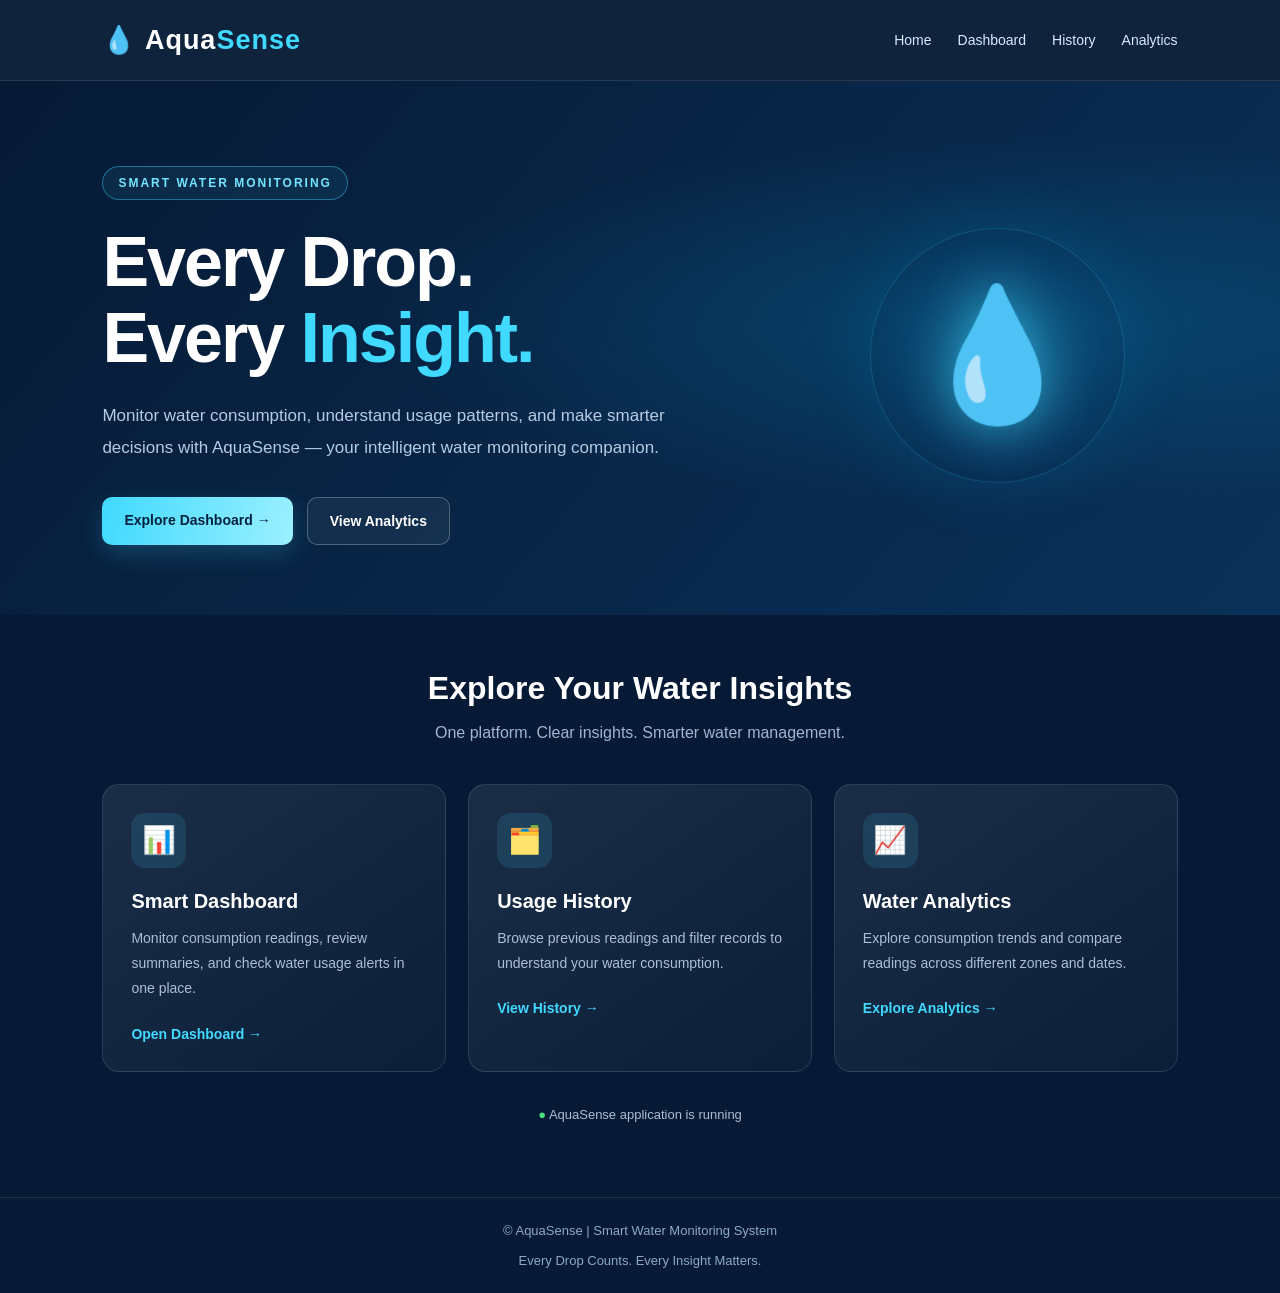
<file: templates/index.html>
<!DOCTYPE html>
<html lang="en">
<head>
    <meta charset="UTF-8">
    <meta name="viewport" content="width=device-width, initial-scale=1.0">
    <title>AquaSense | Smart Water Monitoring</title>

    <style>
        * {
            margin: 0;
            padding: 0;
            box-sizing: border-box;
        }

        body {
            font-family: "Segoe UI", Arial, sans-serif;
            background: #061a35;
            color: white;
            min-height: 100vh;
        }

        header {
            padding: 24px 8%;
            display: flex;
            justify-content: space-between;
            align-items: center;
            flex-wrap: wrap;
            gap: 20px;
            background: rgba(255, 255, 255, 0.04);
            border-bottom: 1px solid rgba(255, 255, 255, 0.1);
        }

        .logo {
            font-size: 27px;
            font-weight: 800;
            letter-spacing: 1px;
        }

        .logo span {
            color: #40d9ff;
        }

        nav {
            display: flex;
            gap: 26px;
            flex-wrap: wrap;
        }

        nav a {
            color: #d8e9ff;
            text-decoration: none;
            font-size: 14px;
            transition: 0.3s;
        }

        nav a:hover {
            color: #40d9ff;
        }

        .hero {
            padding: 85px 8% 70px;
            display: grid;
            grid-template-columns: 1.3fr 0.7fr;
            align-items: center;
            gap: 45px;
            background:
                radial-gradient(ellipse at 80% 45%,
                rgba(0, 190, 255, 0.18), transparent 45%),
                linear-gradient(130deg, #061a35, #0a3159);
        }

        .eyebrow {
            display: inline-block;
            padding: 9px 15px;
            border: 1px solid rgba(64, 217, 255, 0.4);
            border-radius: 30px;
            color: #72e4ff;
            background: rgba(64, 217, 255, 0.08);
            font-size: 12px;
            font-weight: 700;
            letter-spacing: 2px;
            margin-bottom: 25px;
        }

        h1 {
            font-size: clamp(42px, 5.5vw, 70px);
            line-height: 1.08;
            letter-spacing: -2px;
            margin-bottom: 24px;
        }

        h1 span {
            color: #40d9ff;
        }

        .hero p {
            color: #b6cbe3;
            font-size: 17px;
            line-height: 1.9;
            max-width: 590px;
            margin-bottom: 32px;
        }

        .buttons {
            display: flex;
            flex-wrap: wrap;
            gap: 14px;
        }

        .button {
            display: inline-block;
            padding: 15px 22px;
            border-radius: 10px;
            text-decoration: none;
            font-weight: 700;
            font-size: 14px;
            transition: 0.25s;
        }

        .primary {
            color: #04223e;
            background: linear-gradient(100deg, #40d9ff, #9bf0ff);
            box-shadow: 0 8px 25px rgba(64, 217, 255, 0.2);
        }

        .secondary {
            color: white;
            border: 1px solid rgba(255, 255, 255, 0.25);
            background: rgba(255, 255, 255, 0.05);
        }

        .button:hover {
            transform: translateY(-3px);
        }

        .water-art {
            display: flex;
            justify-content: center;
            align-items: center;
            min-height: 300px;
        }

        .drop-circle {
            width: 255px;
            height: 255px;
            display: flex;
            align-items: center;
            justify-content: center;
            border-radius: 50%;
            background: radial-gradient(circle,
                rgba(64, 217, 255, 0.22),
                rgba(10, 90, 160, 0.08) 60%,
                transparent 70%);
            border: 1px solid rgba(64, 217, 255, 0.18);
            box-shadow: 0 0 70px rgba(0, 190, 255, 0.12);
        }

        .drop {
            font-size: 130px;
            filter: drop-shadow(0 0 25px rgba(64, 217, 255, 0.6));
        }

        .section {
            padding: 55px 8% 75px;
        }

        .section-title {
            text-align: center;
            margin-bottom: 38px;
        }

        .section-title h2 {
            font-size: 32px;
            margin-bottom: 12px;
        }

        .section-title p {
            color: #9eb6d0;
            line-height: 1.7;
        }

        .cards {
            display: grid;
            grid-template-columns: repeat(3, minmax(0, 1fr));
            gap: 22px;
        }

        .card {
            padding: 28px;
            border: 1px solid rgba(146, 200, 240, 0.16);
            border-radius: 17px;
            background: linear-gradient(145deg,
                rgba(255, 255, 255, 0.09),
                rgba(255, 255, 255, 0.025));
            transition: 0.3s;
        }

        .card:hover {
            transform: translateY(-6px);
            border-color: rgba(64, 217, 255, 0.55);
            background: rgba(64, 217, 255, 0.07);
        }

        .icon {
            width: 55px;
            height: 55px;
            display: flex;
            justify-content: center;
            align-items: center;
            border-radius: 14px;
            background: rgba(64, 217, 255, 0.12);
            font-size: 27px;
            margin-bottom: 22px;
        }

        .card h3 {
            font-size: 20px;
            margin-bottom: 13px;
        }

        .card p {
            color: #a9bfd8;
            font-size: 14px;
            line-height: 1.8;
            margin-bottom: 23px;
        }

        .card a {
            color: #40d9ff;
            text-decoration: none;
            font-weight: 700;
            font-size: 14px;
        }

        .status {
            text-align: center;
            margin-top: 35px;
            color: #a9bfd8;
            font-size: 13px;
        }

        .status span {
            color: #4ade80;
        }

        footer {
            padding: 25px 8%;
            text-align: center;
            color: #8da9c6;
            font-size: 13px;
            border-top: 1px solid rgba(255, 255, 255, 0.1);
        }

        @media (max-width: 800px) {
            .hero {
                grid-template-columns: 1fr;
                padding-top: 60px;
            }

            .water-art {
                min-height: 220px;
            }

            .drop-circle {
                width: 200px;
                height: 200px;
            }

            .drop {
                font-size: 100px;
            }

            .cards {
                grid-template-columns: 1fr;
            }
        }
    </style>
</head>

<body>
    <header>
        <div class="logo">💧 Aqua<span>Sense</span></div>

        <nav>
            <a href="/">Home</a>
            <a href="/dashboard">Dashboard</a>
            <a href="/history">History</a>
            <a href="/analytics">Analytics</a>
        </nav>
    </header>

    <main>
        <section class="hero">
            <div>
                <div class="eyebrow">SMART WATER MONITORING</div>

                <h1>
                    Every Drop.<br>
                    Every <span>Insight.</span>
                </h1>

                <p>
                    Monitor water consumption, understand usage patterns,
                    and make smarter decisions with AquaSense — your
                    intelligent water monitoring companion.
                </p>

                <div class="buttons">
                    <a href="/dashboard" class="button primary">
                        Explore Dashboard →
                    </a>
                    <a href="/analytics" class="button secondary">
                        View Analytics
                    </a>
                </div>
            </div>

            <div class="water-art">
                <div class="drop-circle">
                    <div class="drop">💧</div>
                </div>
            </div>
        </section>

        <section class="section">
            <div class="section-title">
                <h2>Explore Your Water Insights</h2>
                <p>One platform. Clear insights. Smarter water management.</p>
            </div>

            <div class="cards">
                <div class="card">
                    <div class="icon">📊</div>
                    <h3>Smart Dashboard</h3>
                    <p>
                        Monitor consumption readings, review summaries,
                        and check water usage alerts in one place.
                    </p>
                    <a href="/dashboard">Open Dashboard →</a>
                </div>

                <div class="card">
                    <div class="icon">🗂️</div>
                    <h3>Usage History</h3>
                    <p>
                        Browse previous readings and filter records
                        to understand your water consumption.
                    </p>
                    <a href="/history">View History →</a>
                </div>

                <div class="card">
                    <div class="icon">📈</div>
                    <h3>Water Analytics</h3>
                    <p>
                        Explore consumption trends and compare readings
                        across different zones and dates.
                    </p>
                    <a href="/analytics">Explore Analytics →</a>
                </div>
            </div>

            <div class="status">
                <span>●</span> AquaSense application is running
            </div>
        </section>
    </main>

    <footer>
        © AquaSense | Smart Water Monitoring System
        <br><br>
        Every Drop Counts. Every Insight Matters.
    </footer>
</body>
</html>
</file>
